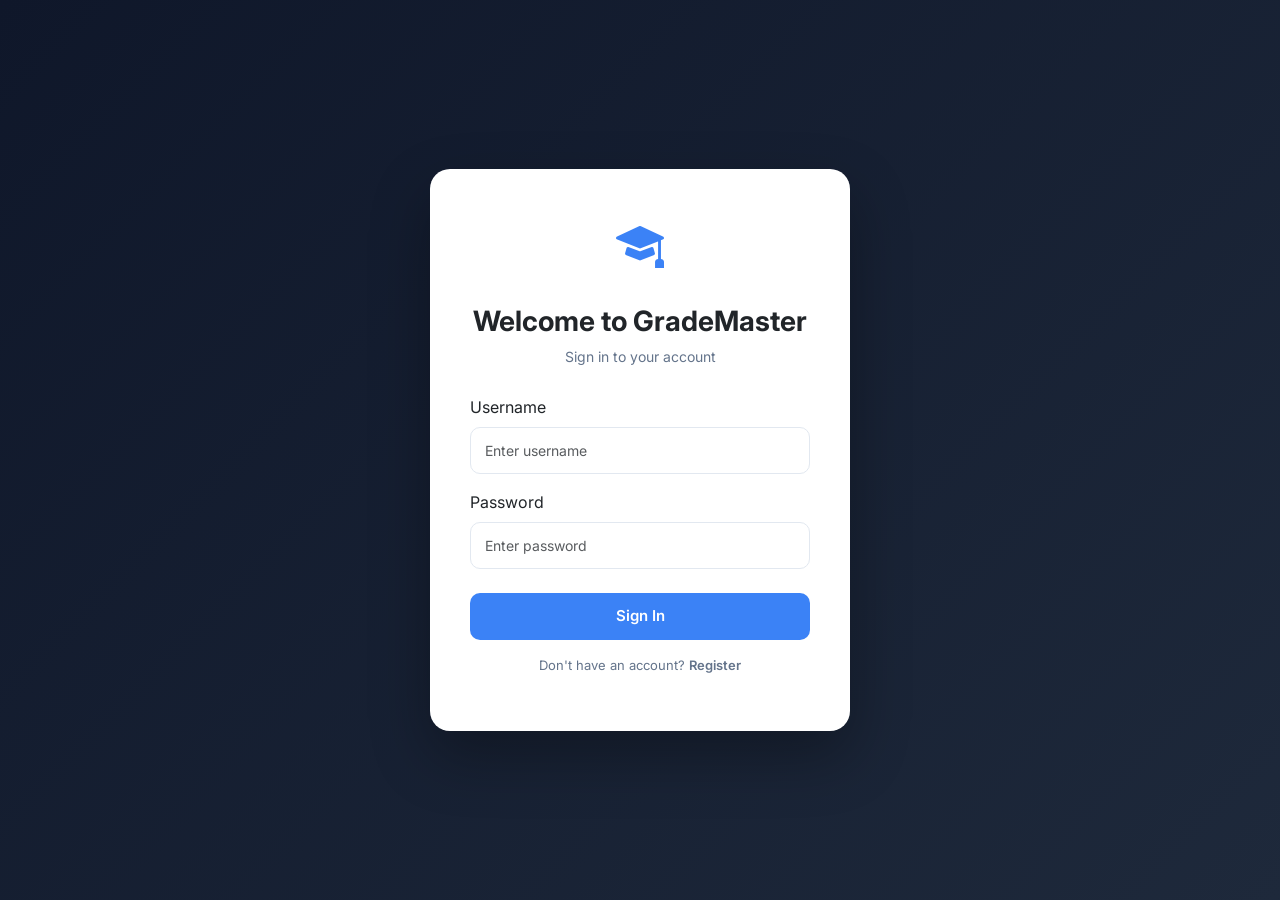
<file: templates/login.html>
<!DOCTYPE html>
<html lang="en">
<head>
    <meta charset="UTF-8">
    <meta name="viewport" content="width=device-width, initial-scale=1.0">
    <title>GradeMaster - Login</title>
    <link rel="icon" href="data:image/svg+xml,<svg xmlns='http://www.w3.org/2000/svg' viewBox='0 0 100 100'><text y='.9em' font-size='90'>🎓</text></svg>">
    <link href="https://cdn.jsdelivr.net/npm/bootstrap@5.3.0/dist/css/bootstrap.min.css" rel="stylesheet">
    <link href="https://cdn.jsdelivr.net/npm/bootstrap-icons@1.11.0/font/bootstrap-icons.css" rel="stylesheet">
    <style>
        @import url('https://fonts.googleapis.com/css2?family=Inter:wght@300;400;500;600;700&display=swap');
        * { margin: 0; padding: 0; box-sizing: border-box; }
        body {
            font-family: 'Inter', sans-serif;
            background: linear-gradient(135deg, #0f172a 0%, #1e293b 100%);
            min-height: 100vh;
            display: flex;
            align-items: center;
            justify-content: center;
            overflow: hidden;
        }
        .login-card {
            background: #fff;
            border-radius: 20px;
            padding: 40px;
            width: 100%;
            max-width: 420px;
            box-shadow: 0 25px 60px rgba(0,0,0,0.3);
            position: relative;
            z-index: 1;
        }
        .login-card .logo {
            text-align: center;
            margin-bottom: 24px;
        }
        .login-card .logo i {
            font-size: 48px;
            color: #3b82f6;
        }
        .login-card h3 {
            font-weight: 700;
            text-align: center;
            margin-bottom: 8px;
        }
        .login-card .subtitle {
            text-align: center;
            color: #64748b;
            font-size: 14px;
            margin-bottom: 28px;
        }
        .form-control {
            border-radius: 10px;
            padding: 12px 14px;
            font-size: 14px;
            border: 1px solid #e2e8f0;
        }
        .form-control:focus {
            border-color: #3b82f6;
            box-shadow: 0 0 0 3px rgba(59,130,246,0.1);
        }
        .btn-login {
            width: 100%;
            padding: 12px;
            border-radius: 10px;
            font-weight: 600;
            font-size: 15px;
            background: #3b82f6;
            border: none;
            color: #fff;
            transition: all 0.2s;
            position: relative;
            overflow: hidden;
        }
        .btn-login:hover { background: #2563eb; }
        .btn-login:disabled { opacity: 0.7; cursor: not-allowed; }
        .toggle-text {
            text-align: center;
            margin-top: 16px;
            font-size: 13px;
            color: #64748b;
        }
        .toggle-text a {
            color: #3b82f6;
            text-decoration: none;
            font-weight: 600;
            cursor: pointer;
        }
        .toggle-text a:hover { text-decoration: underline; }
        .error-msg {
            color: #ef4444;
            font-size: 13px;
            text-align: center;
            margin-top: 8px;
            display: none;
        }
        
        .success-overlay {
            position: fixed;
            top: 0; left: 0; right: 0; bottom: 0;
            background: rgba(0,0,0,0.7);
            display: flex;
            align-items: center;
            justify-content: center;
            z-index: 9999;
            animation: fadeIn 0.3s ease;
        }
        .success-card {
            background: #fff;
            border-radius: 20px;
            padding: 40px;
            text-align: center;
            animation: scaleIn 0.4s ease;
            max-width: 380px;
            width: 90%;
        }
        .success-card .check-icon {
            width: 80px;
            height: 80px;
            border-radius: 50%;
            display: flex;
            align-items: center;
            justify-content: center;
            margin: 0 auto 20px;
            animation: popIn 0.5s ease 0.2s both;
        }
        .success-card .check-icon i {
            font-size: 40px;
        }
        .success-card h4 {
            font-weight: 700;
            margin-bottom: 8px;
            animation: slideUp 0.5s ease 0.3s both;
        }
        .success-card p {
            color: #64748b;
            font-size: 14px;
            margin-bottom: 20px;
            animation: slideUp 0.5s ease 0.4s both;
        }
        
        .confetti {
            position: fixed;
            top: -10px;
            z-index: 9998;
            animation: fall linear forwards;
        }
        
        @keyframes fadeIn {
            from { opacity: 0; }
            to { opacity: 1; }
        }
        @keyframes scaleIn {
            from { opacity: 0; transform: scale(0.8); }
            to { opacity: 1; transform: scale(1); }
        }
        @keyframes popIn {
            from { opacity: 0; transform: scale(0); }
            to { opacity: 1; transform: scale(1); }
        }
        @keyframes slideUp {
            from { opacity: 0; transform: translateY(20px); }
            to { opacity: 1; transform: translateY(0); }
        }
        @keyframes fall {
            to { transform: translateY(100vh) rotate(720deg); opacity: 0; }
        }
        
        .spinner {
            display: inline-block;
            width: 20px;
            height: 20px;
            border: 2px solid rgba(0,0,0,0.1);
            border-top-color: #3b82f6;
            border-radius: 50%;
            animation: spin 0.6s linear infinite;
        }
        @keyframes spin {
            to { transform: rotate(360deg); }
        }

        /* ─── MOBILE ─── */
        @media (max-width: 768px) {
            body {
                padding: 20px;
                align-items: center;
                justify-content: center;
            }
            .login-card {
                padding: 28px 20px;
                margin: 0;
                max-width: 100%;
                border-radius: 16px;
            }
            .login-card .logo i {
                font-size: 36px;
            }
            .login-card h3 {
                font-size: 18px;
            }
            .login-card .subtitle {
                font-size: 13px;
                margin-bottom: 20px;
            }
            .form-control {
                padding: 10px 12px;
                font-size: 13px;
                border-radius: 8px;
            }
            .btn-login {
                padding: 10px;
                font-size: 14px;
                border-radius: 8px;
            }
            .toggle-text {
                font-size: 12px;
                margin-top: 12px;
            }
            .success-card {
                padding: 24px 18px;
                margin: 12px;
            }
            .success-card .check-icon {
                width: 56px;
                height: 56px;
            }
            .success-card .check-icon i {
                font-size: 28px;
            }
            .success-card h4 {
                font-size: 16px;
            }
            .success-card p {
                font-size: 13px;
            }
        }
    </style>
</head>
<body>
    <div class="login-card" id="loginCard">
        <div class="logo">
            <i class="bi bi-mortarboard-fill"></i>
        </div>
        <h3 id="formTitle">Welcome to GradeMaster</h3>
        <p class="subtitle" id="formSubtitle">Sign in to your account</p>
        
        <div id="displayNameGroup" style="display:none;">
            <label class="form-label">Display Name</label>
            <input type="text" class="form-control mb-3" id="displayName" placeholder="Your name">
        </div>
        
        <label class="form-label">Username</label>
        <input type="text" class="form-control mb-3" id="username" placeholder="Enter username">
        
        <label class="form-label">Password</label>
        <input type="password" class="form-control mb-3" id="password" placeholder="Enter password">
        
        <div class="error-msg" id="errorMsg"></div>
        
        <button class="btn btn-login mt-2" id="submitBtn">Sign In</button>
        
        <p class="toggle-text">
            <span id="toggleText">Don't have an account?</span>
            <a id="toggleLink" onclick="toggleMode()">Register</a>
        </p>
    </div>

    <script>
        let isLogin = true;
        
        function toggleMode() {
            isLogin = !isLogin;
            if (isLogin) {
                document.getElementById('formTitle').textContent = 'Welcome to GradeMaster';
                document.getElementById('formSubtitle').textContent = 'Sign in to your account';
                document.getElementById('submitBtn').textContent = 'Sign In';
                document.getElementById('displayNameGroup').style.display = 'none';
                document.getElementById('toggleText').textContent = "Don't have an account?";
                document.getElementById('toggleLink').textContent = 'Register';
            } else {
                document.getElementById('formTitle').textContent = 'Create Account';
                document.getElementById('formSubtitle').textContent = 'Register a new account';
                document.getElementById('submitBtn').textContent = 'Register';
                document.getElementById('displayNameGroup').style.display = 'block';
                document.getElementById('toggleText').textContent = 'Already have an account?';
                document.getElementById('toggleLink').textContent = 'Sign In';
            }
            document.getElementById('errorMsg').style.display = 'none';
        }
        
        function spawnConfetti() {
            const colors = ['#3b82f6', '#10b981', '#f59e0b', '#ef4444', '#8b5cf6', '#ec4899', '#06b6d4'];
            for (let i = 0; i < 80; i++) {
                const confetti = document.createElement('div');
                confetti.className = 'confetti';
                confetti.style.left = Math.random() * 100 + '%';
                confetti.style.width = (Math.random() * 10 + 5) + 'px';
                confetti.style.height = (Math.random() * 10 + 5) + 'px';
                confetti.style.background = colors[Math.floor(Math.random() * colors.length)];
                confetti.style.borderRadius = Math.random() > 0.5 ? '50%' : '2px';
                confetti.style.animationDuration = (Math.random() * 2 + 2) + 's';
                confetti.style.animationDelay = Math.random() * 0.5 + 's';
                document.body.appendChild(confetti);
                setTimeout(() => confetti.remove(), 3500);
            }
        }
        
        function showSuccess(displayName, isLoginSuccess = false) {
            const overlay = document.createElement('div');
            overlay.className = 'success-overlay';
            const title = isLoginSuccess ? 'Welcome Back!' : 'Account Created!';
            const message = isLoginSuccess 
                ? `Good to see you again, <strong>${displayName}</strong>! Loading your dashboard...`
                : `Welcome, <strong>${displayName}</strong>! Redirecting to your dashboard...`;
            const iconBg = isLoginSuccess ? '#dbeafe' : '#d1fae5';
            const iconColor = isLoginSuccess ? '#3b82f6' : '#10b981';
            const iconClass = isLoginSuccess ? 'hand-wave' : 'check-lg';
            overlay.innerHTML = `
                <div class="success-card">
                    <div class="check-icon" style="background:${iconBg};">
                        <i class="bi bi-${iconClass}" style="color:${iconColor};"></i>
                    </div>
                    <h4>${title}</h4>
                    <p>${message}</p>
                    <div class="spinner"></div>
                </div>
            `;
            document.body.appendChild(overlay);
            spawnConfetti();
            setTimeout(() => {
                window.location.href = '/';
            }, 2000);
        }
        
        document.getElementById('submitBtn').addEventListener('click', async () => {
            const username = document.getElementById('username').value.trim();
            const password = document.getElementById('password').value;
            const displayName = document.getElementById('displayName').value.trim();
            const errorMsg = document.getElementById('errorMsg');
            const btn = document.getElementById('submitBtn');
            
            if (!username || !password) {
                errorMsg.textContent = 'Please fill all fields';
                errorMsg.style.display = 'block';
                return;
            }
            
            btn.disabled = true;
            btn.innerHTML = '<span class="spinner" style="border-color:rgba(255,255,255,0.3);border-top-color:#fff;margin-right:8px;"></span> Loading...';
            
            const url = isLogin ? '/login' : '/register';
            const body = isLogin ? { username, password } : { username, password, display_name: displayName || username };
            
            const res = await fetch(url, {
                method: 'POST',
                headers: { 'Content-Type': 'application/json' },
                body: JSON.stringify(body)
            });
            
            const data = await res.json();
            
            if (data.status === 'success') {
                showSuccess(data.user.display_name, isLogin);
            } else {
                errorMsg.textContent = data.message;
                errorMsg.style.display = 'block';
                btn.disabled = false;
                btn.innerHTML = isLogin ? 'Sign In' : 'Register';
            }
        });
        
        document.addEventListener('keydown', (e) => {
            if (e.key === 'Enter') document.getElementById('submitBtn').click();
        });
    </script>
</body>
</html>
</file>
